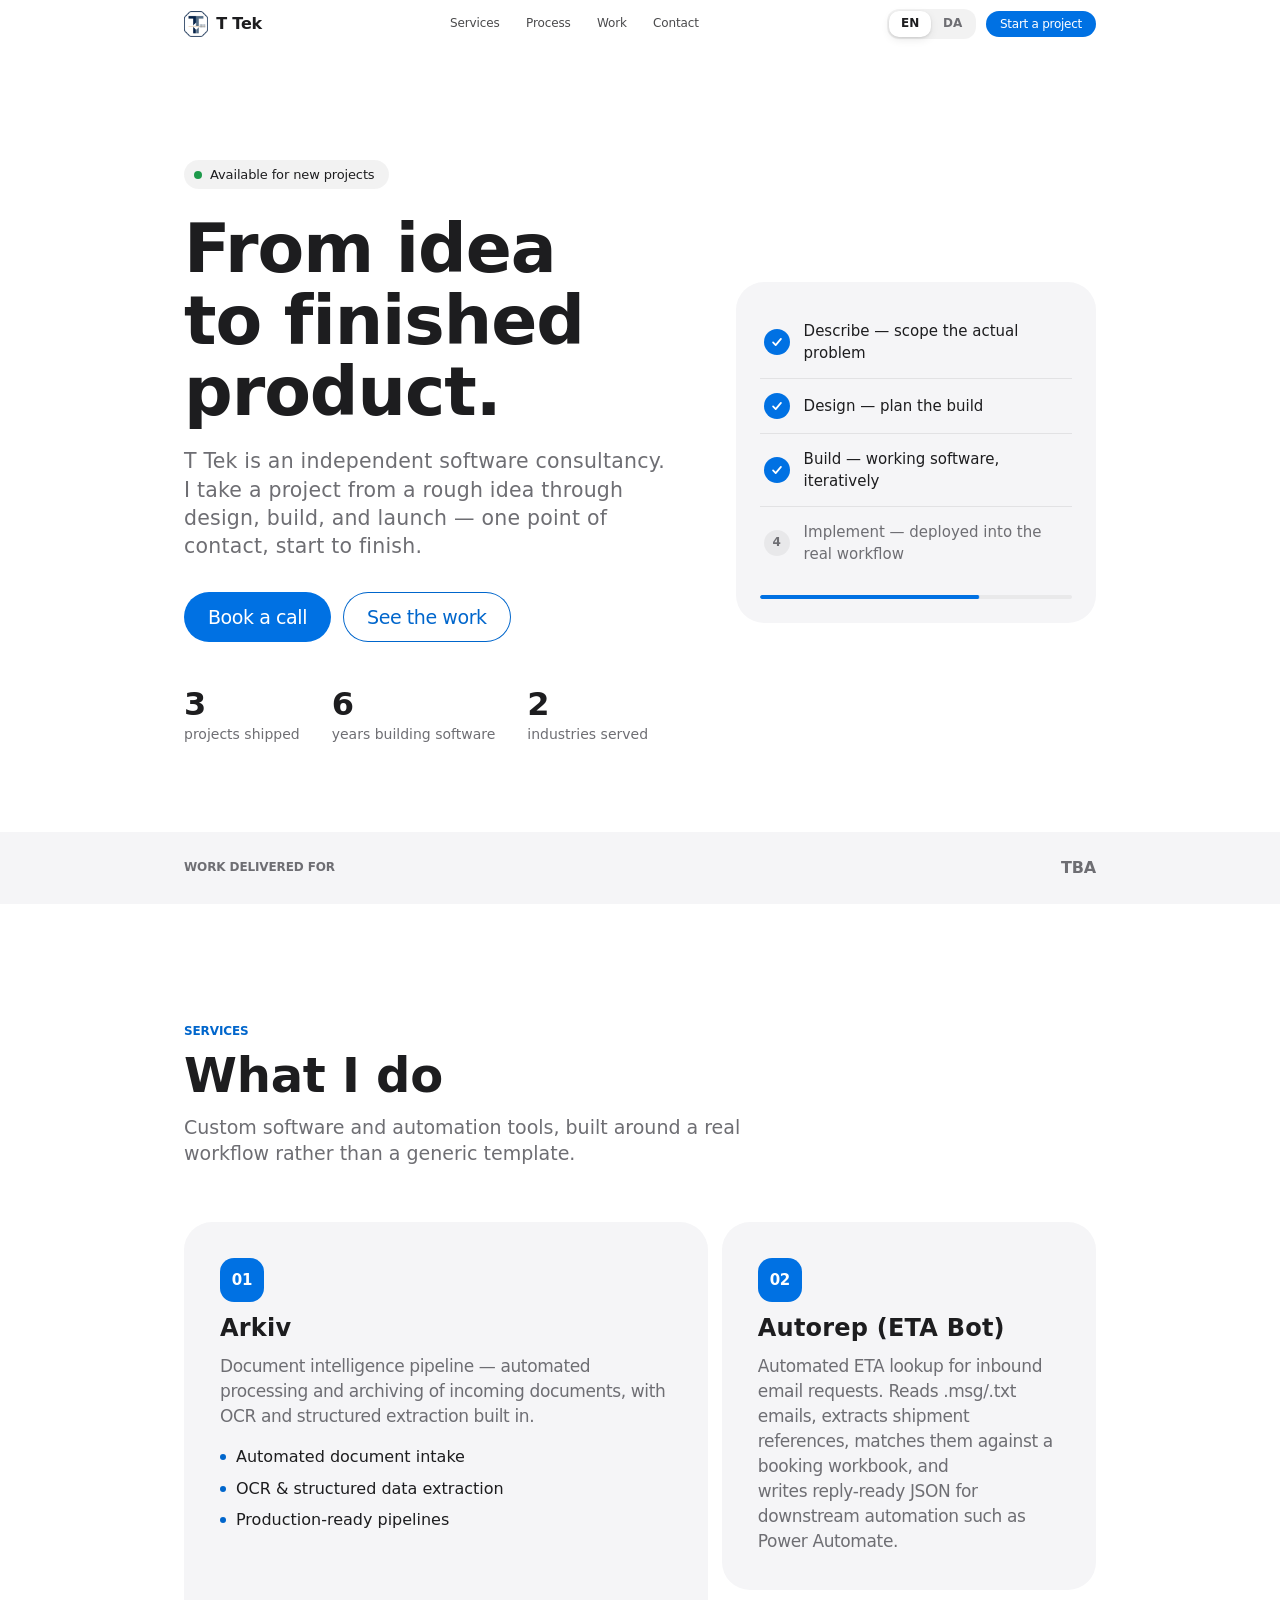
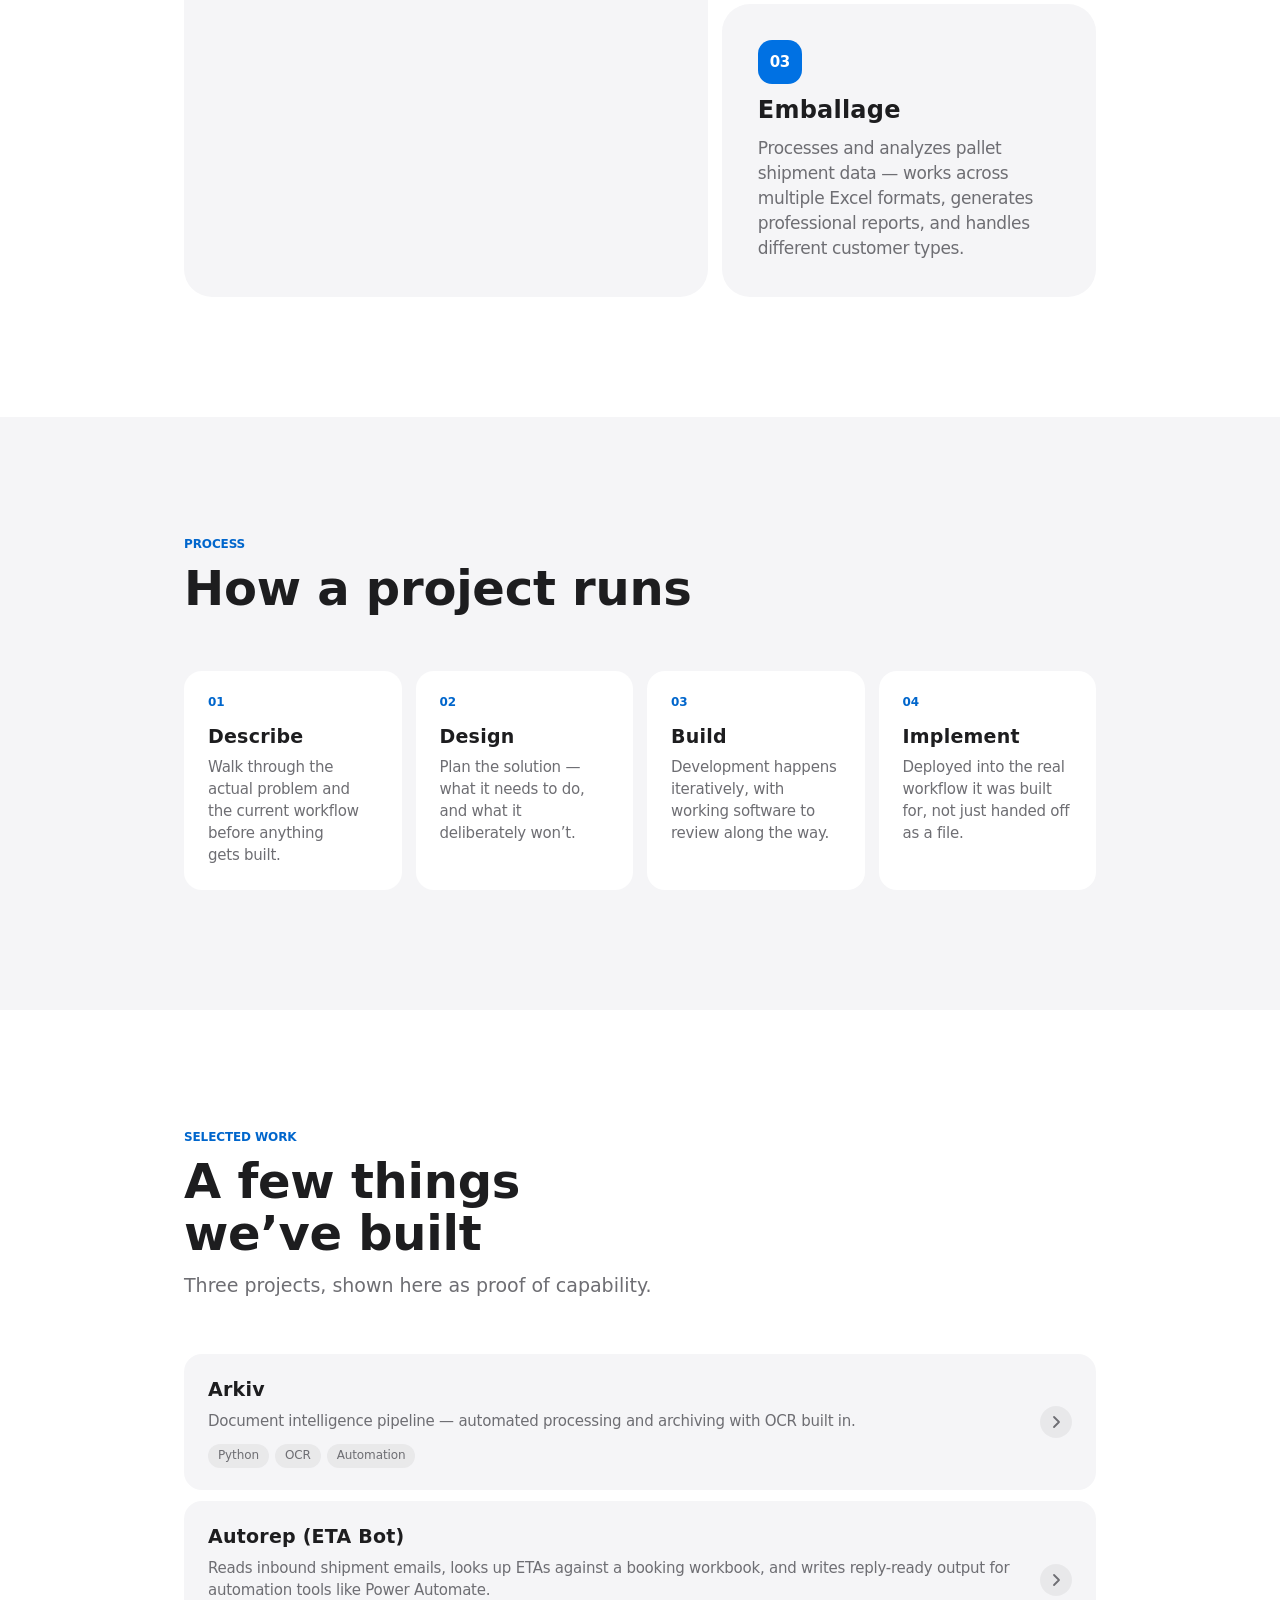
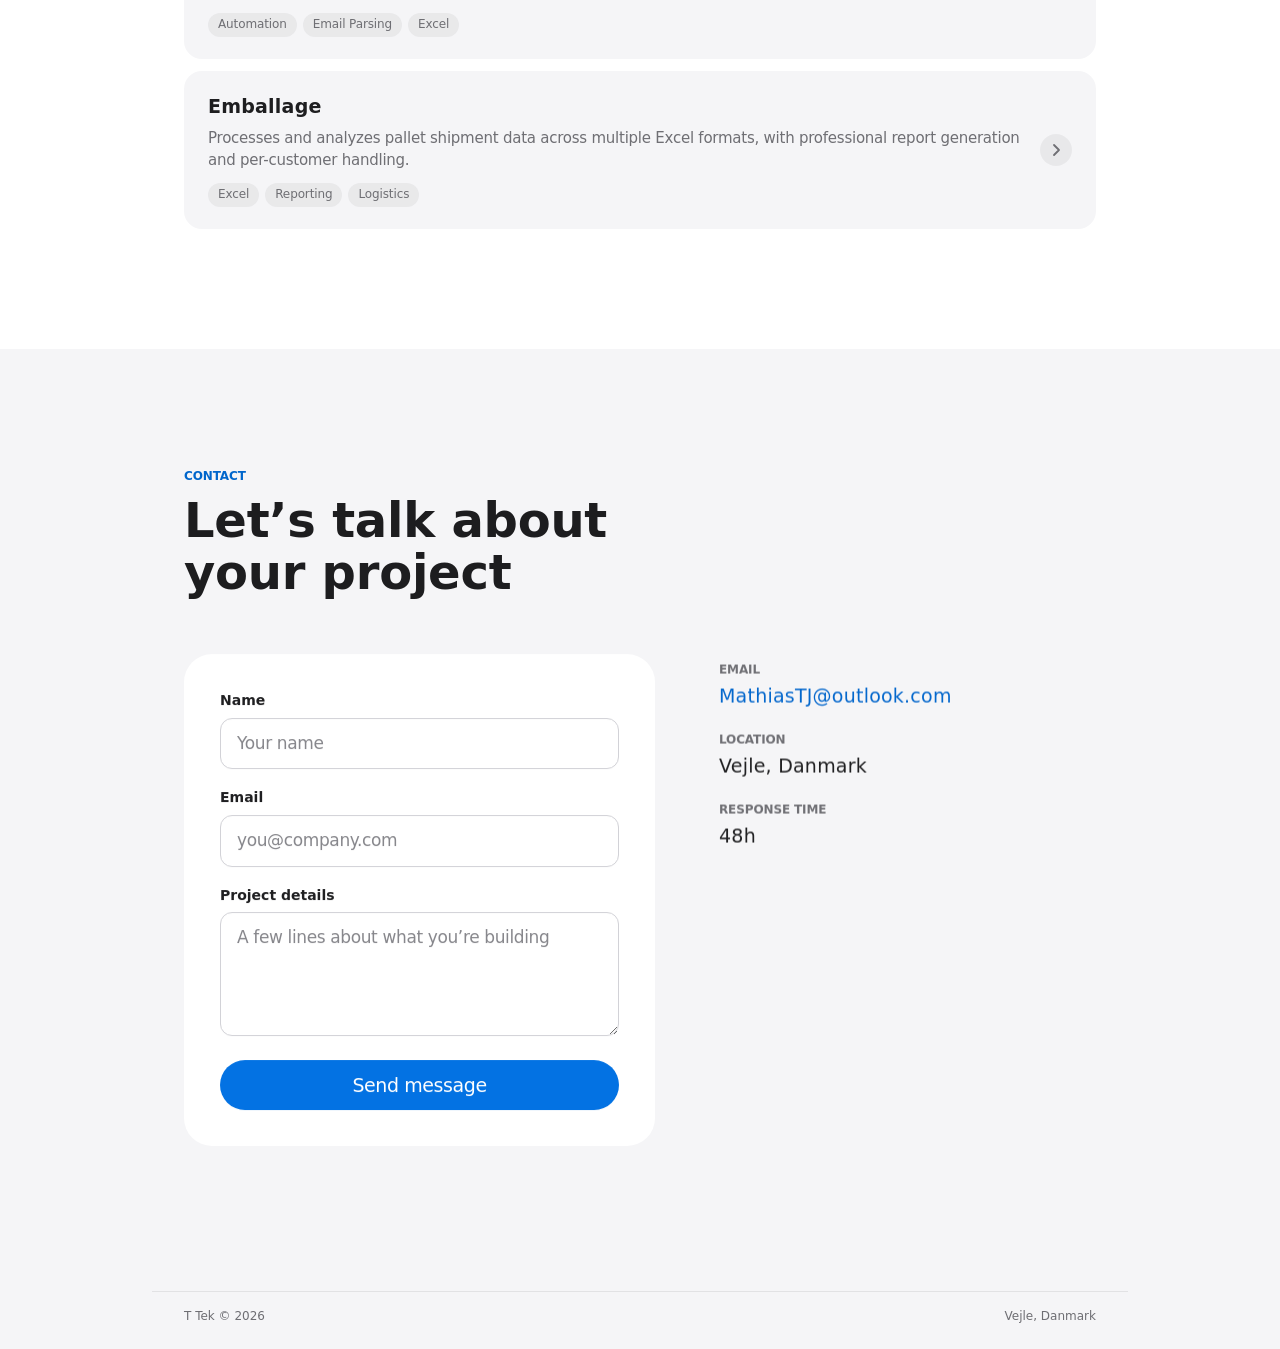
<file: index.html>
<!DOCTYPE html>
<html lang="en">
<head>
<meta charset="UTF-8">
<meta name="viewport" content="width=device-width, initial-scale=1.0, viewport-fit=cover">
<title>T Tek — From Idea to Finished Product</title>
<meta name="description" content="T Tek is an independent software consultancy building automation tools and business software from idea to finished product.">
<meta name="color-scheme" content="light dark">
<meta name="theme-color" media="(prefers-color-scheme: light)" content="#ffffff">
<meta name="theme-color" media="(prefers-color-scheme: dark)" content="#000000">
<link rel="icon" href="assets/logo.png">
<link rel="stylesheet" href="css/styles.css">
<script>document.documentElement.classList.add('js');</script>
</head>
<body>

<a class="skip-link" href="#main">Skip to content</a>

<header class="topbar" id="topbar">
  <div class="wrap topbar-inner">
    <a href="#hero" class="logo" aria-label="T Tek — home">
      <img src="assets/logo.png" alt="" width="34" height="34">
      <span>T Tek</span>
    </a>

    <nav class="nav" aria-label="Primary">
      <ul class="nav-links" id="navLinks">
        <li><a href="#services" data-i18n="nav.services" data-press>Services</a></li>
        <li><a href="#process" data-i18n="nav.process" data-press>Process</a></li>
        <li><a href="#work" data-i18n="nav.work" data-press>Work</a></li>
        <li><a href="#contact" data-i18n="nav.contact" data-press>Contact</a></li>
      </ul>
    </nav>

    <div class="topbar-actions">
      <div class="segmented" id="langToggle" role="radiogroup" aria-label="Language">
        <span class="segmented-thumb" aria-hidden="true"></span>
        <button type="button" class="seg" role="radio" data-lang="en" aria-checked="true" data-press>EN</button>
        <button type="button" class="seg" role="radio" data-lang="da" aria-checked="false" data-press>DA</button>
      </div>
      <a href="#contact" class="btn btn-primary topbar-cta" data-i18n="nav.cta" data-press>Start a project</a>
      <button type="button" class="icon-btn menu-btn" id="menuBtn" aria-haspopup="dialog" aria-expanded="false" data-i18n-aria="nav.menu" aria-label="Menu" data-press>
        <span class="menu-icon" aria-hidden="true"><i></i><i></i></span>
      </button>
    </div>
  </div>
</header>

<main id="main">

<section id="hero" class="hero">
  <div class="wrap hero-grid">
    <div class="hero-copy reveal">
      <span class="eyebrow"><span class="pulse" aria-hidden="true"></span><span data-i18n="hero.eyebrow">Available for new projects</span></span>
      <h1 class="display" data-i18n="hero.title">From idea to finished product.</h1>
      <p class="lede" data-i18n="hero.sub">
        T Tek is an independent software consultancy. I take a project
        from a rough idea through design, build, and launch — one point of contact,
        start to finish.
      </p>
      <div class="hero-actions">
        <a href="#contact" class="btn btn-primary btn-lg" data-i18n="hero.cta1" data-press>Book a call</a>
        <a href="#work" class="btn btn-quiet btn-lg" data-i18n="hero.cta2" data-press>See the work</a>
      </div>
      <dl class="hero-proof">
        <div><dt>3</dt><dd data-i18n="hero.proof1">projects shipped</dd></div>
        <div><dt>6</dt><dd data-i18n="hero.proof2">years building software</dd></div>
        <div><dt>2</dt><dd data-i18n="hero.proof3">industries served</dd></div>
      </dl>
    </div>

    <div class="stepper card reveal" id="heroStepper" aria-label="Project stages">
      <ol class="stepper-list">
        <li class="step"><span class="step-n"><span class="step-num">1</span><svg class="step-check" viewBox="0 0 16 16" aria-hidden="true"><path d="M3.5 8.5l3 3 6-7" fill="none" stroke="currentColor" stroke-width="2" stroke-linecap="round" stroke-linejoin="round"/></svg></span><span data-i18n="hero.step1">Describe — scope the actual problem</span></li>
        <li class="step"><span class="step-n"><span class="step-num">2</span><svg class="step-check" viewBox="0 0 16 16" aria-hidden="true"><path d="M3.5 8.5l3 3 6-7" fill="none" stroke="currentColor" stroke-width="2" stroke-linecap="round" stroke-linejoin="round"/></svg></span><span data-i18n="hero.step2">Design — plan the build</span></li>
        <li class="step"><span class="step-n"><span class="step-num">3</span><svg class="step-check" viewBox="0 0 16 16" aria-hidden="true"><path d="M3.5 8.5l3 3 6-7" fill="none" stroke="currentColor" stroke-width="2" stroke-linecap="round" stroke-linejoin="round"/></svg></span><span data-i18n="hero.step3">Build — working software, iteratively</span></li>
        <li class="step"><span class="step-n"><span class="step-num">4</span><svg class="step-check" viewBox="0 0 16 16" aria-hidden="true"><path d="M3.5 8.5l3 3 6-7" fill="none" stroke="currentColor" stroke-width="2" stroke-linecap="round" stroke-linejoin="round"/></svg></span><span data-i18n="hero.step4">Implement — deployed into the real workflow</span></li>
      </ol>
      <div class="stepper-track" aria-hidden="true"><span class="stepper-fill"></span></div>
    </div>
  </div>
</section>

<div class="trust band reveal">
  <div class="wrap trust-inner">
    <span class="mono-label" data-i18n="trust.label">Work delivered for</span>
    <div class="trust-logos"><span>TBA</span></div>
  </div>
</div>

<section id="services">
  <div class="wrap">
    <header class="sec-head reveal">
      <span class="mono-label accent" data-i18n="services.eyebrow">Services</span>
      <h2 class="title" data-i18n="services.title">What I do</h2>
      <p class="sec-desc" data-i18n="services.desc">Custom software and automation tools, built around a real workflow rather than a generic template.</p>
    </header>

    <div class="bento">
      <article class="card bento-card lg reveal">
        <div class="bento-icon">01</div>
        <h3>Arkiv</h3>
        <p data-i18n="services.arkiv">Document intelligence pipeline — automated processing and archiving of incoming documents, with OCR and structured extraction built in.</p>
        <ul class="bento-list">
          <li data-i18n="services.arkiv.li1">Automated document intake</li>
          <li data-i18n="services.arkiv.li2">OCR &amp; structured data extraction</li>
          <li data-i18n="services.arkiv.li3">Production-ready pipelines</li>
        </ul>
      </article>
      <article class="card bento-card reveal">
        <div class="bento-icon">02</div>
        <h3>Autorep (ETA Bot)</h3>
        <p data-i18n="services.autorep">Automated ETA lookup for inbound email requests. Reads .msg/.txt emails, extracts shipment references, matches them against a booking workbook, and writes reply-ready JSON for downstream automation such as Power Automate.</p>
      </article>
      <article class="card bento-card reveal">
        <div class="bento-icon">03</div>
        <h3>Emballage</h3>
        <p data-i18n="services.emballage">Processes and analyzes pallet shipment data with — works across multiple Excel formats, generates professional reports, and handles different customer types.</p>
      </article>
    </div>
  </div>
</section>

<section id="process" class="band">
  <div class="wrap">
    <header class="sec-head reveal">
      <span class="mono-label accent" data-i18n="process.eyebrow">Process</span>
      <h2 class="title" data-i18n="process.title">How a project runs</h2>
    </header>
    <ol class="process">
      <li class="process-step reveal">
        <span class="mono-label accent">01</span>
        <h4 data-i18n="process.s1.h">Describe</h4>
        <p data-i18n="process.s1.p">Walk through the actual problem and the current workflow before anything gets built.</p>
      </li>
      <li class="process-step reveal">
        <span class="mono-label accent">02</span>
        <h4 data-i18n="process.s2.h">Design</h4>
        <p data-i18n="process.s2.p">Plan the solution — what it needs to do, and what it deliberately won’t.</p>
      </li>
      <li class="process-step reveal">
        <span class="mono-label accent">03</span>
        <h4 data-i18n="process.s3.h">Build</h4>
        <p data-i18n="process.s3.p">Development happens iteratively, with working software to review along the way.</p>
      </li>
      <li class="process-step reveal">
        <span class="mono-label accent">04</span>
        <h4 data-i18n="process.s4.h">Implement</h4>
        <p data-i18n="process.s4.p">Deployed into the real workflow it was built for, not just handed off as a file.</p>
      </li>
    </ol>
  </div>
</section>

<section id="work">
  <div class="wrap">
    <header class="sec-head reveal">
      <span class="mono-label accent" data-i18n="work.eyebrow">Selected work</span>
      <h2 class="title" data-i18n="work.title">A few things we’ve built</h2>
      <p class="sec-desc" data-i18n="work.desc">Three projects, shown here as proof of capability.</p>
    </header>

    <ul class="work-list">
      <li class="reveal">
        <button type="button" class="work-row" data-project="arkiv" data-press>
          <span class="work-body">
            <span class="work-name">Arkiv</span>
            <span class="work-desc" data-i18n="work.arkiv">Document intelligence pipeline — automated processing and archiving with OCR built in.</span>
            <span class="work-tags"><span class="tag">Python</span><span class="tag">OCR</span><span class="tag" data-i18n="tag.automation">Automation</span></span>
          </span>
          <span class="work-arrow" aria-hidden="true"><svg viewBox="0 0 16 16"><path d="M6 3l5 5-5 5" fill="none" stroke="currentColor" stroke-width="1.8" stroke-linecap="round" stroke-linejoin="round"/></svg></span>
        </button>
      </li>
      <li class="reveal">
        <button type="button" class="work-row" data-project="autorep" data-press>
          <span class="work-body">
            <span class="work-name">Autorep (ETA Bot)</span>
            <span class="work-desc" data-i18n="work.autorep">Reads inbound shipment emails, looks up ETAs against a booking workbook, and writes reply-ready output for automation tools like Power Automate.</span>
            <span class="work-tags"><span class="tag" data-i18n="tag.automation">Automation</span><span class="tag" data-i18n="tag.email">Email Parsing</span><span class="tag">Excel</span></span>
          </span>
          <span class="work-arrow" aria-hidden="true"><svg viewBox="0 0 16 16"><path d="M6 3l5 5-5 5" fill="none" stroke="currentColor" stroke-width="1.8" stroke-linecap="round" stroke-linejoin="round"/></svg></span>
        </button>
      </li>
      <li class="reveal">
        <button type="button" class="work-row" data-project="emballage" data-press>
          <span class="work-body">
            <span class="work-name">Emballage</span>
            <span class="work-desc" data-i18n="work.emballage">Processes and analyzes pallet shipment data across multiple Excel formats, with professional report generation and per-customer handling.</span>
            <span class="work-tags"><span class="tag">Excel</span><span class="tag" data-i18n="tag.reporting">Reporting</span><span class="tag" data-i18n="tag.logistics">Logistics</span></span>
          </span>
          <span class="work-arrow" aria-hidden="true"><svg viewBox="0 0 16 16"><path d="M6 3l5 5-5 5" fill="none" stroke="currentColor" stroke-width="1.8" stroke-linecap="round" stroke-linejoin="round"/></svg></span>
        </button>
      </li>
    </ul>
  </div>
</section>

<section id="contact" class="band">
  <div class="wrap">
    <header class="sec-head reveal">
      <span class="mono-label accent" data-i18n="contact.eyebrow">Contact</span>
      <h2 class="title" data-i18n="contact.title">Let’s talk about your project</h2>
    </header>
    <div class="contact-grid">
      <form class="card contact-card reveal" id="contactForm" novalidate>
        <div class="field">
          <label for="fName" data-i18n="contact.name">Name</label>
          <input id="fName" name="name" type="text" autocomplete="name" required data-i18n-placeholder="contact.name.ph" placeholder="Your name" aria-describedby="fNameErr">
          <p class="field-err" id="fNameErr" role="alert" data-i18n="contact.err.name" hidden>Please enter your name.</p>
        </div>
        <div class="field">
          <label for="fEmail" data-i18n="contact.email">Email</label>
          <input id="fEmail" name="email" type="email" autocomplete="email" required placeholder="you@company.com" aria-describedby="fEmailErr">
          <p class="field-err" id="fEmailErr" role="alert" data-i18n="contact.err.email" hidden>Enter a valid email address.</p>
        </div>
        <div class="field">
          <label for="fDetails" data-i18n="contact.details">Project details</label>
          <textarea id="fDetails" name="details" rows="4" required data-i18n-placeholder="contact.details.ph" placeholder="A few lines about what you're building" aria-describedby="fDetailsErr"></textarea>
          <p class="field-err" id="fDetailsErr" role="alert" data-i18n="contact.err.details" hidden>Tell me a little about the project.</p>
        </div>
        <button class="btn btn-primary btn-lg btn-block" type="submit" data-i18n="contact.send" data-press>Send message</button>
        <p class="form-status" id="formStatus" role="status" aria-live="polite" data-i18n="contact.sent" hidden>Your mail client should open now.</p>
      </form>
      <dl class="contact-info reveal">
        <div><dt class="mono-label" data-i18n="contact.emailLabel">EMAIL</dt><dd><a href="mailto:MathiasTJ@outlook.com">MathiasTJ@outlook.com</a></dd></div>
      <!-- <div><dt class="mono-label" data-i18n="contact.phoneLabel">PHONE</dt><dd><a href="tel:+4520111111">+45 20 11 11 11</a></dd></div> -->
        <div><dt class="mono-label" data-i18n="contact.locationLabel">LOCATION</dt><dd>Vejle, Danmark</dd></div>
        <div><dt class="mono-label" data-i18n="contact.responseLabel">RESPONSE TIME</dt><dd>48h</dd></div>
      </dl>
    </div>
  </div>
</section>

</main>

<footer class="footer">
  <div class="wrap footer-row">
    <span data-i18n="footer.copy">T Tek © 2026</span>
    <span class="footer-loc">Vejle, Danmark</span>
  </div>
</footer>

<!-- Bottom sheet (mobile nav + project details). Content injected by js/main.js -->
<div class="sheet-root" id="sheetRoot" hidden>
  <div class="sheet-scrim" id="sheetScrim"></div>
  <div class="sheet" id="sheet" role="dialog" aria-modal="true" aria-labelledby="sheetTitle" tabindex="-1">
    <div class="sheet-grabber" aria-hidden="true"><span></span></div>
    <div class="sheet-head">
      <h2 class="sheet-title" id="sheetTitle"></h2>
      <button type="button" class="icon-btn sheet-close" id="sheetClose" data-i18n-aria="sheet.close" aria-label="Close" data-press>
        <svg viewBox="0 0 16 16" aria-hidden="true"><path d="M4 4l8 8M12 4l-8 8" fill="none" stroke="currentColor" stroke-width="1.8" stroke-linecap="round"/></svg>
      </button>
    </div>
    <div class="sheet-body" id="sheetBody"></div>
  </div>
</div>

<script src="js/spring.js"></script>
<script src="js/gestures.js"></script>
<script src="js/sheet.js"></script>
<script src="js/i18n.js"></script>
<script src="js/main.js"></script>
</body>
</html>
</file>
<file: css/styles.css>
/* ==========================================================================
   T Tek — styles
   Tokens → base → materials → components → motion prefs
   Palette follows apple.com: #fff / #f5f5f7 bands in light, #000 / #1d1d1f in dark,
   #1d1d1f ink, #6e6e73 secondary, #0071e3 fill blue, #0066cc / #2997ff link blue.
   ========================================================================== */

/* ---------- Tokens ---------- */
:root {
  color-scheme: light dark;

  /* Surfaces: alternating bands, tiles take the opposite band color */
  --bg: #ffffff;
  --band: #f5f5f7;
  --bg-elev: #ffffff;                 /* sheet, popovers */
  --fill: rgba(0, 0, 0, 0.05);        /* segmented bg, tags, icon buttons */
  --fill-strong: rgba(0, 0, 0, 0.09);
  --field: #ffffff;

  --ink: #1d1d1f;
  --ink-2: #6e6e73;
  --ink-3: #86868b;
  --line: #d2d2d7;
  --line-soft: rgba(0, 0, 0, 0.08);

  --accent: #0066cc;                  /* links, eyebrows, active states */
  --btn: #0071e3;                     /* filled buttons */
  --btn-hover: #0077ed;
  --btn-ink: #ffffff;
  --accent-tint: rgba(0, 113, 227, 0.10);
  --danger: #e30000;
  --success: #1d9a4b;

  --material: rgba(255, 255, 255, 0.80);
  --material-edge: rgba(255, 255, 255, 0.60);
  --scrim: rgba(0, 0, 0, 0.40);
  --shadow-sheet: 0 -1px 0 rgba(0, 0, 0, 0.04), 0 12px 48px rgba(0, 0, 0, 0.18);
  --thumb: #ffffff;
  --thumb-shadow: 0 1px 3px rgba(0, 0, 0, 0.12), 0 3px 8px rgba(0, 0, 0, 0.08);

  --sans: -apple-system, BlinkMacSystemFont, system-ui, "Segoe UI", Roboto, "Helvetica Neue", Arial, sans-serif;

  --max: 61rem;                       /* apple.com content width ≈ 980px */
  --gutter: clamp(1.25rem, 4vw, 2rem);
  --r-sm: 0.75rem;
  --r-md: 1.125rem;                   /* 18px small tiles */
  --r-lg: 1.75rem;                    /* 28px large tiles */
  --r-pill: 980px;

  --bar-h: 3rem;                      /* apple.com nav = 48px */
  --push: 0;                          /* 0..1, set by sheet.js when a sheet is open */
}

@media (prefers-color-scheme: dark) {
  :root {
    --bg: #000000;
    --band: #1d1d1f;
    --bg-elev: #1d1d1f;
    --fill: rgba(255, 255, 255, 0.10);
    --fill-strong: rgba(255, 255, 255, 0.16);
    --field: #000000;

    --ink: #f5f5f7;
    --ink-2: #a1a1a6;
    --ink-3: #86868b;
    --line: #424245;
    --line-soft: rgba(255, 255, 255, 0.10);

    --accent: #2997ff;
    --btn: #0071e3;
    --btn-hover: #0077ed;
    --accent-tint: rgba(41, 151, 255, 0.16);
    --danger: #ff453a;
    --success: #30d158;

    --material: rgba(22, 22, 23, 0.80);
    --material-edge: rgba(255, 255, 255, 0.08);
    --scrim: rgba(0, 0, 0, 0.60);
    --shadow-sheet: 0 -1px 0 rgba(255, 255, 255, 0.06), 0 12px 48px rgba(0, 0, 0, 0.7);
    --thumb: #636366;
    --thumb-shadow: 0 1px 3px rgba(0, 0, 0, 0.5);
  }
}

/* ---------- Base ---------- */
*, *::before, *::after { box-sizing: border-box; margin: 0; padding: 0; }

html {
  font: 100%/1.47059 var(--sans);       /* apple.com body leading */
  font-optical-sizing: auto;
  -webkit-text-size-adjust: 100%;
  scroll-padding-top: calc(var(--bar-h) + 1rem);
  background: var(--bg);
}
@media (prefers-reduced-motion: no-preference) { html { scroll-behavior: smooth; } }

body {
  background: var(--bg);
  color: var(--ink);
  -webkit-font-smoothing: antialiased;
  text-rendering: optimizeLegibility;
  overflow-x: hidden;
  min-height: 100dvh;
}
body.sheet-open { overflow: hidden; }

/* Page push-back when a sheet is open (§12) */
main, .footer {
  transform-origin: 50% 0;
  transform: scale(calc(1 - var(--push) * 0.035));
  filter: brightness(calc(1 - var(--push) * 0.08));
}

a { color: inherit; }
button { font: inherit; color: inherit; background: none; border: 0; cursor: pointer; }
img, svg { display: block; }
ul, ol { list-style: none; }

::selection { background: var(--accent-tint); }

:focus-visible { outline: 3px solid var(--accent); outline-offset: 3px; border-radius: 0.25rem; }
.skip-link {
  position: fixed; top: 0.5rem; left: 0.5rem; z-index: 100;
  padding: 0.5rem 0.875rem; background: var(--bg-elev); color: var(--ink);
  border-radius: var(--r-sm); box-shadow: var(--thumb-shadow);
  transform: translateY(-200%); transition: transform 150ms ease-out;
}
.skip-link:focus { transform: none; }

.wrap { max-width: var(--max); margin: 0 auto; padding: 0 var(--gutter); }

/* Everything a pointer can press gets a transform hook (set by gestures.js) */
[data-press] { transform: scale(var(--press, 1)); will-change: transform; }

/* Bands: sections alternate; tiles inside take the opposite color */
main { --tile: var(--band); }
.band { background: var(--band); --tile: var(--bg); }
@media (prefers-color-scheme: dark) { .band { --tile: #000000; } }

/* ---------- Typography (§15) ---------- */
.display {
  font-size: clamp(2.5rem, 5.5vw, 4.25rem);
  line-height: 1.05;
  letter-spacing: -0.015em;
  font-weight: 600;
  max-width: 15ch;
  text-wrap: balance;
}
.title {
  font-size: clamp(2rem, 4vw, 3rem);
  line-height: 1.08;
  letter-spacing: -0.005em;
  font-weight: 600;
  text-wrap: balance;
}
h3 { font-size: 1.5rem; line-height: 1.17; letter-spacing: 0.009em; font-weight: 600; }
h4 { font-size: 1.1875rem; line-height: 1.21; letter-spacing: 0.012em; font-weight: 600; }
.lede { font-size: clamp(1.1875rem, 1.6vw, 1.3125rem); line-height: 1.38; letter-spacing: 0.011em; font-weight: 400; color: var(--ink-2); max-width: 44ch; margin-top: 1.25rem; text-wrap: pretty; }
.sec-desc { color: var(--ink-2); font-size: 1.1875rem; line-height: 1.38; margin-top: 0.75rem; max-width: 52ch; text-wrap: pretty; }
.mono-label {
  font-size: 0.75rem; line-height: 1.33; letter-spacing: -0.01em;
  text-transform: uppercase; color: var(--ink-2); font-weight: 600;
}
.mono-label.accent { color: var(--accent); }
p { text-wrap: pretty; }

/* ---------- Materials & surfaces (§12) ---------- */
.card { background: var(--tile); border-radius: var(--r-lg); }

/* Floating translucent top bar (apple.com nav) */
.topbar {
  position: fixed; inset: 0 0 auto 0; z-index: 50;
  height: var(--bar-h);
  background: var(--material);
  -webkit-backdrop-filter: saturate(180%) blur(20px);
  backdrop-filter: saturate(180%) blur(20px);
}
/* Scroll-edge effect: appears only when content is under the bar */
.topbar::after {
  content: ""; position: absolute; left: 0; right: 0; top: 100%; height: 1px;
  pointer-events: none;
  background: var(--line-soft);
  opacity: 0; transition: opacity 250ms ease;
}
.topbar.is-scrolled::after { opacity: 1; }

.topbar-inner { display: flex; align-items: center; justify-content: space-between; gap: 1rem; height: 100%; }
.logo { display: inline-flex; align-items: center; gap: 0.5rem; text-decoration: none; font-weight: 600; letter-spacing: -0.01em; font-size: 1rem; white-space: nowrap; }
.logo img { height: 1.625rem; width: auto; }
@media (prefers-color-scheme: dark) { .logo img { filter: brightness(0) invert(1); opacity: 0.92; } }

.nav-links { display: flex; gap: 0.125rem; }
.nav-links a {
  display: inline-block; padding: 0.3125rem 0.75rem; border-radius: var(--r-pill);
  text-decoration: none; font-size: 0.75rem; font-weight: 400; letter-spacing: -0.01em; color: var(--ink);
  opacity: 0.8; transition: opacity 150ms ease, background-color 150ms ease;
}
.nav-links a:hover { opacity: 1; }
.nav-links a.is-active { opacity: 1; background: var(--fill); }

.topbar-actions { display: flex; align-items: center; gap: 0.625rem; }
.btn.topbar-cta { padding: 0.375rem 0.875rem; font-size: 0.75rem; }
.icon-btn.menu-btn { display: none; }

@media (max-width: 52rem) {
  .nav { display: none; }
  .btn.topbar-cta { display: none; }
  .icon-btn.menu-btn { display: inline-flex; }
}

/* Segmented control (iOS) */
.segmented {
  position: relative; display: inline-flex; padding: 0.125rem;
  background: var(--fill); border-radius: var(--r-sm);
}
.segmented .seg {
  position: relative; z-index: 1; padding: 0.25rem 0.75rem; border-radius: calc(var(--r-sm) - 0.125rem);
  font-size: 0.75rem; font-weight: 600; letter-spacing: 0;
  color: var(--ink-2); transition: color 200ms ease;
}
.segmented .seg[aria-checked="true"] { color: var(--ink); }
.segmented-thumb {
  position: absolute; top: 0.125rem; left: 0; height: calc(100% - 0.25rem);
  background: var(--thumb); border-radius: calc(var(--r-sm) - 0.125rem);
  box-shadow: var(--thumb-shadow);
  transform-origin: left center;
  will-change: transform;
}

/* Buttons (§1: feedback on pointer-down, via [data-press]) */
.btn {
  display: inline-flex; align-items: center; justify-content: center; gap: 0.375rem;
  padding: 0.6875rem 1.25rem; border-radius: var(--r-pill);
  font-weight: 400; font-size: 1.0625rem; line-height: 1.17; letter-spacing: -0.022em; text-decoration: none;
  white-space: nowrap; user-select: none; -webkit-tap-highlight-color: transparent;
  transition: background-color 150ms ease, color 150ms ease, box-shadow 150ms ease;
}
.btn-lg { padding: 0.875rem 1.5rem; font-size: 1.1875rem; }
.btn-block { width: 100%; }
.btn-primary { background: var(--btn); color: var(--btn-ink); }
.btn-primary:hover { background: var(--btn-hover); }
.btn-quiet { background: transparent; color: var(--accent); box-shadow: inset 0 0 0 1px var(--accent); }
.btn-quiet:hover { background: var(--accent); color: #fff; }

.icon-btn {
  display: inline-flex; align-items: center; justify-content: center;
  width: 2rem; height: 2rem; border-radius: 50%;
  background: var(--fill); color: var(--ink);
  -webkit-tap-highlight-color: transparent;
}
.icon-btn:hover { background: var(--fill-strong); }
.icon-btn svg { width: 0.875rem; height: 0.875rem; }
.menu-icon { position: relative; width: 1rem; height: 0.5rem; display: block; }
.menu-icon i { position: absolute; left: 0; right: 0; height: 1.5px; border-radius: 1px; background: currentColor; transition: transform 250ms ease; }
.menu-icon i:first-child { top: 0; }
.menu-icon i:last-child { bottom: 0; }
.menu-btn[aria-expanded="true"] .menu-icon i:first-child { transform: translateY(3.25px) rotate(45deg); }
.menu-btn[aria-expanded="true"] .menu-icon i:last-child { transform: translateY(-3.25px) rotate(-45deg); }

/* ---------- Sections ---------- */
section { padding: clamp(4.5rem, 10vw, 7.5rem) 0; }
.sec-head { max-width: 60ch; margin-bottom: clamp(2rem, 5vw, 3.5rem); }
.sec-head .mono-label { display: block; margin-bottom: 0.625rem; }

/* Hero */
.hero { padding-top: calc(var(--bar-h) + clamp(3.5rem, 9vw, 7rem)); padding-bottom: clamp(3rem, 7vw, 5.5rem); }
.hero-grid { display: grid; grid-template-columns: 1.15fr 0.85fr; gap: clamp(2rem, 5vw, 4rem); align-items: center; }
@media (max-width: 56rem) { .hero-grid { grid-template-columns: 1fr; } }

.eyebrow {
  display: inline-flex; align-items: center; gap: 0.5rem;
  padding: 0.3125rem 0.875rem 0.3125rem 0.625rem; border-radius: var(--r-pill);
  background: var(--fill); color: var(--ink);
  font-size: 0.8125rem; font-weight: 500; letter-spacing: -0.01em; margin-bottom: 1.5rem;
}
.pulse { width: 0.5rem; height: 0.5rem; border-radius: 50%; background: var(--success); }
@media (prefers-reduced-motion: no-preference) {
  .pulse { animation: pulse 2.4s ease-out infinite; }
  @keyframes pulse { 0% { box-shadow: 0 0 0 0 color-mix(in srgb, var(--success) 45%, transparent); } 70%, 100% { box-shadow: 0 0 0 0.5rem transparent; } }
}

.hero-actions { display: flex; gap: 0.75rem; margin-top: 2rem; flex-wrap: wrap; }
.hero-proof { display: flex; gap: 2rem; flex-wrap: wrap; margin-top: 2.75rem; }
.hero-proof dd { white-space: nowrap; }
.hero-proof dt { font-size: 2rem; font-weight: 600; letter-spacing: -0.01em; line-height: 1.1; font-variant-numeric: tabular-nums; }
.hero-proof dd { font-size: 0.875rem; color: var(--ink-2); margin-top: 0.125rem; }

/* Stepper card */
.stepper { padding: 1.5rem; }
.stepper-list { display: flex; flex-direction: column; }
.step {
  display: flex; align-items: center; gap: 0.875rem; padding: 0.875rem 0.25rem;
  font-size: 0.9375rem; color: var(--ink-2); border-bottom: 1px solid var(--line-soft);
  transition: color 300ms ease;
}
.step:last-child { border-bottom: 0; }
.step.is-done { color: var(--ink); }
.step-n {
  position: relative; flex-shrink: 0; width: 1.625rem; height: 1.625rem; border-radius: 50%;
  display: grid; place-items: center;
  background: var(--fill); color: var(--ink-2);
  font-size: 0.75rem; font-weight: 600; font-variant-numeric: tabular-nums;
  transition: background-color 300ms ease, color 300ms ease;
}
.step-n > * { grid-area: 1 / 1; }
.step-check { width: 0.875rem; height: 0.875rem; opacity: 0; transform: scale(0.6); transition: opacity 200ms ease, transform 300ms cubic-bezier(.2,.9,.3,1.2); }
.step.is-done .step-n { background: var(--btn); color: #fff; }
.step.is-done .step-num { opacity: 0; }
.step.is-done .step-check { opacity: 1; transform: none; }
.stepper-track { margin-top: 1rem; height: 0.25rem; border-radius: var(--r-pill); background: var(--fill); overflow: hidden; }
.stepper-fill { display: block; height: 100%; width: 100%; background: var(--btn); border-radius: inherit; transform-origin: left center; transform: scaleX(0); will-change: transform; }

/* Trust strip */
.trust { padding: 1.5rem 0; }
.trust-inner { display: flex; align-items: center; justify-content: space-between; gap: 1.5rem; flex-wrap: wrap; }
.trust-logos { display: flex; gap: 2rem; font-weight: 600; color: var(--ink-2); letter-spacing: -0.01em; }

/* Bento */
.bento { display: grid; grid-template-columns: 1.4fr 1fr; grid-auto-rows: auto; gap: 0.875rem; }
.bento-card { padding: clamp(1.5rem, 3vw, 2.25rem); display: flex; flex-direction: column; gap: 0.75rem; }
.bento-card.lg { grid-row: span 2; }
.bento-card p { color: var(--ink-2); font-size: 1.0625rem; line-height: 1.47; letter-spacing: -0.022em; }
.bento-icon {
  width: 2.75rem; height: 2.75rem; border-radius: 0.875rem;
  background: var(--btn); color: #fff;
  display: grid; place-items: center; font-weight: 600; font-size: 0.9375rem; letter-spacing: -0.02em;
}
.bento-list { display: flex; flex-direction: column; gap: 0.5rem; margin-top: 0.25rem; color: var(--ink); font-size: 1rem; }
.bento-list li { display: flex; gap: 0.625rem; align-items: baseline; }
.bento-list li::before { content: ""; flex-shrink: 0; width: 0.375rem; height: 0.375rem; border-radius: 50%; background: var(--accent); transform: translateY(-0.125rem); }
@media (max-width: 52rem) { .bento { grid-template-columns: 1fr; } .bento-card.lg { grid-row: auto; } }

/* Process */
.process { display: grid; grid-template-columns: repeat(4, 1fr); gap: 0.875rem; }
.process-step { padding: 1.5rem; border-radius: var(--r-md); background: var(--tile); }
.process-step .mono-label { display: block; margin-bottom: 0.875rem; }
.process-step h4 { margin-bottom: 0.5rem; }
.process-step p { color: var(--ink-2); font-size: 0.9375rem; letter-spacing: -0.016em; }
@media (max-width: 56rem) { .process { grid-template-columns: repeat(2, 1fr); } }
@media (max-width: 36rem) { .process { grid-template-columns: 1fr; } }

/* Work list */
.work-list { display: flex; flex-direction: column; gap: 0.75rem; }
.work-row {
  width: 100%; display: flex; align-items: center; gap: 1.25rem; text-align: left;
  padding: 1.375rem 1.5rem; border-radius: var(--r-md);
  background: var(--tile);
  transition: background-color 150ms ease;
  -webkit-tap-highlight-color: transparent;
}
.work-body { display: flex; flex-direction: column; gap: 0.375rem; flex: 1; min-width: 0; }
.work-name { font-weight: 600; font-size: 1.1875rem; letter-spacing: 0.012em; }
.work-desc { color: var(--ink-2); font-size: 0.9375rem; letter-spacing: -0.016em; }
.work-tags { display: flex; gap: 0.375rem; flex-wrap: wrap; margin-top: 0.375rem; }
.tag { font-size: 0.75rem; font-weight: 500; letter-spacing: -0.01em; color: var(--ink-2); background: var(--fill); padding: 0.1875rem 0.625rem; border-radius: var(--r-pill); }
.work-arrow { flex-shrink: 0; width: 2rem; height: 2rem; border-radius: 50%; display: grid; place-items: center; background: var(--fill); color: var(--ink-2); transition: transform 200ms ease, background-color 150ms ease, color 150ms ease; }
.work-arrow svg { width: 1rem; height: 1rem; }
.work-row:hover .work-arrow { transform: translateX(0.125rem); background: var(--btn); color: #fff; }

/* Contact */
.contact-grid { display: grid; grid-template-columns: 1fr 0.8fr; gap: clamp(2rem, 5vw, 4rem); align-items: start; }
@media (max-width: 52rem) { .contact-grid { grid-template-columns: 1fr; } }
.contact-card { padding: clamp(1.5rem, 3vw, 2.25rem); }
.field { margin-bottom: 1.125rem; }
.field label { display: block; font-size: 0.875rem; font-weight: 600; margin-bottom: 0.4375rem; }
.field input, .field textarea {
  width: 100%; padding: 0.8125rem 1rem; border-radius: var(--r-sm);
  border: 1px solid var(--line); background: var(--field); color: var(--ink);
  font: inherit; font-size: 1.0625rem; line-height: 1.4; letter-spacing: -0.022em;
  transition: border-color 150ms ease, box-shadow 150ms ease;
}
.field input::placeholder, .field textarea::placeholder { color: var(--ink-3); }
.field input:focus, .field textarea:focus { outline: none; border-color: var(--btn); box-shadow: 0 0 0 4px var(--accent-tint); }
.field.is-invalid input, .field.is-invalid textarea { border-color: var(--danger); }
.field textarea { resize: vertical; min-height: 6.5rem; }
.field-err { margin-top: 0.375rem; font-size: 0.8125rem; color: var(--danger); }
.form-status { margin-top: 1rem; font-size: 0.9rem; color: var(--success); text-align: center; }
.contact-info { display: flex; flex-direction: column; gap: 1.375rem; padding-top: 0.5rem; }
.contact-info dt { margin-bottom: 0.25rem; }
.contact-info dd { font-weight: 400; font-size: 1.1875rem; letter-spacing: 0.012em; }
.contact-info a { text-decoration: none; color: var(--accent); }
.contact-info a:hover { text-decoration: underline; }

/* Footer */
.footer { padding: 1.5rem 0 calc(1.5rem + env(safe-area-inset-bottom)); background: var(--band); color: var(--ink-2); font-size: 0.75rem; }
.footer-row { display: flex; justify-content: space-between; gap: 1rem; flex-wrap: wrap; padding-top: 1rem; border-top: 1px solid var(--line-soft); }

/* ---------- Sheet (§2–§9, §12) ---------- */
.sheet-root { position: fixed; inset: 0; z-index: 60; }
.sheet-root[hidden] { display: none; }
.sheet-scrim { position: absolute; inset: 0; background: var(--scrim); opacity: 0; will-change: opacity; }
.sheet {
  position: absolute; left: 0; right: 0; bottom: 0;
  margin: 0 auto; max-width: 40rem; max-height: min(88dvh, 44rem);
  display: flex; flex-direction: column;
  background: var(--bg-elev);
  border-radius: var(--r-lg) var(--r-lg) 0 0;
  box-shadow: var(--shadow-sheet);
  padding-bottom: env(safe-area-inset-bottom);
  transform: translateY(100%);
  will-change: transform;
  touch-action: none;
  outline: none;
}
.sheet::after { /* extends under the bottom edge during bouncy overshoot */
  content: ""; position: absolute; left: 0; right: 0; top: 100%; height: 30vh; background: var(--bg-elev);
}
.sheet-grabber { display: flex; justify-content: center; padding: 0.625rem 0 0.25rem; cursor: grab; }
.sheet-grabber span { width: 2.25rem; height: 0.3125rem; border-radius: var(--r-pill); background: var(--fill-strong); }
.sheet-head { display: flex; align-items: center; justify-content: space-between; gap: 1rem; padding: 0.5rem 1.25rem 0.75rem 1.5rem; }
.sheet-title { font-size: 1.5rem; font-weight: 600; letter-spacing: 0.009em; }
.sheet-body { overflow-y: auto; overscroll-behavior: contain; padding: 0 1.5rem 1.5rem; touch-action: pan-y; }

.sheet-nav { display: flex; flex-direction: column; gap: 0.375rem; }
.sheet-nav a:not(.btn) {
  display: flex; align-items: center; justify-content: space-between;
  padding: 0.875rem 1rem; border-radius: var(--r-md);
  background: var(--fill); text-decoration: none; font-weight: 500; font-size: 1.0625rem; letter-spacing: -0.022em;
  -webkit-tap-highlight-color: transparent;
}
.sheet-nav a.is-active { color: var(--accent); }
.sheet-nav .btn { margin-top: 0.75rem; }

.sheet-project p { color: var(--ink-2); font-size: 1.0625rem; letter-spacing: -0.022em; }
.sheet-project .bento-list { margin: 1rem 0 0; }
.sheet-project .mono-label { display: block; margin: 1.5rem 0 0.5rem; }
.sheet-project .work-tags { margin: 0; }
.sheet-project .btn { margin-top: 1.5rem; }

/* ---------- Reveal (values driven by main.js springs) ---------- */
html.js .reveal { opacity: 0; will-change: transform, opacity; }
html.js .reveal.is-in { will-change: auto; }

/* ---------- 404 ---------- */
.page-404 .topbar { position: fixed; }
.error-page {
  min-height: 100dvh;
  display: flex;
  align-items: center;
  padding: calc(var(--bar-h) + 3rem) 0 4rem;
  background: var(--bg);
}
.error-inner { max-width: 36rem; }
.error-code {
  font-size: clamp(4rem, 14vw, 7rem);
  font-weight: 700;
  letter-spacing: -0.04em;
  line-height: 0.9;
  color: var(--fill-strong);
  margin-bottom: 1.25rem;
  font-variant-numeric: tabular-nums;
}
.error-page .display { max-width: 16ch; }
.error-page .lede { margin-top: 1rem; }
.error-page .hero-actions { margin-top: 2rem; }

/* ---------- Preference fallbacks (§14) ---------- */
@media (prefers-reduced-motion: reduce) {
  html { scroll-behavior: auto; }
  *, *::before, *::after { transition-duration: 0.01ms !important; animation-duration: 0.01ms !important; animation-iteration-count: 1 !important; }
  main, .footer { transform: none !important; filter: none !important; }
  .step-check { transition: none; }
}
@media (prefers-reduced-transparency: reduce) {
  .topbar { background: var(--bg-elev); -webkit-backdrop-filter: none; backdrop-filter: none; }
  .sheet-scrim { background: rgba(0, 0, 0, 0.6); }
}
@media (prefers-contrast: more) {
  :root { --ink-2: #424245; --ink-3: #6e6e73; --line-soft: rgba(0, 0, 0, 0.35); }
  @media (prefers-color-scheme: dark) { :root { --ink-2: #d2d2d7; --ink-3: #a1a1a6; --line-soft: rgba(255, 255, 255, 0.4); } }
  .topbar { background: var(--bg-elev); -webkit-backdrop-filter: none; backdrop-filter: none; border-bottom: 1px solid var(--line); }
  .card, .work-row, .process-step { box-shadow: 0 0 0 1.5px var(--line); }
}
</file>
